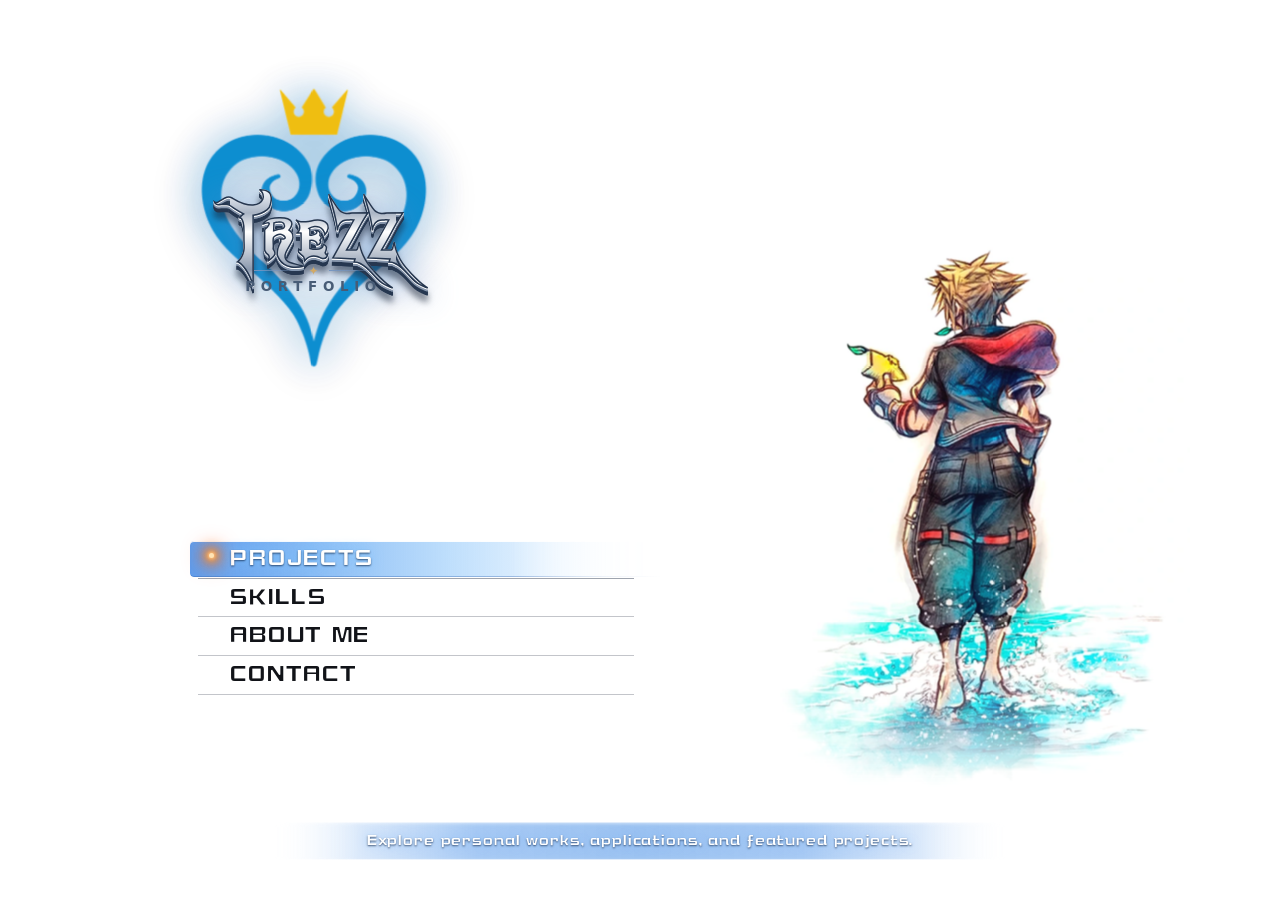
<file: index.html>
<!doctype html>
<html lang="id">
  <head>
    <meta charset="utf-8" />
    <meta name="viewport" content="width=device-width, initial-scale=1, viewport-fit=cover" />
    <meta name="theme-color" content="#fafafa" />
    <meta
      name="description"
      content="Portfolio personal Trezz dalam pengalaman title screen interaktif."
    />
    <title>TREZZ — Portfolio</title>
    <link rel="icon" href="assets/icons/favicon.svg" type="image/svg+xml" />
    <link rel="preload" as="image" href="assets/images/portfolio-wallpaper.webp" />
    <link
      rel="preload"
      as="font"
      href="assets/fonts/Kingdom_Hearts_Font.ttf"
      type="font/ttf"
      crossorigin
    />
    <link rel="preload" as="font" href="assets/fonts/KHMenu.woff2" type="font/woff2" crossorigin />
    <link
      rel="preload"
      as="image"
      href="assets/images/kingdom-hearts-logo.webp"
      type="image/webp"
    />
    <link data-page-style rel="stylesheet" href="assets/css/menu.css" />
    <script src="assets/js/core/navigation.js" defer></script>
    <script src="assets/js/core/confirm-sfx.js" defer></script>
  </head>
  <body>
    <main class="title-screen" id="title-screen">
      <img
        class="wallpaper-image"
        src="assets/images/portfolio-wallpaper.webp"
        alt=""
        fetchpriority="high"
      />

      <header class="identity" aria-label="Portfolio Ilham Ziqri">
        <div class="identity__wordmark">
          <img
            class="identity__heart"
            src="assets/images/kingdom-hearts-logo.webp"
            alt=""
            aria-hidden="true"
          />
          <h1>Trezz</h1>
          <span class="identity__rule" aria-hidden="true"><i></i><b>✦</b><i></i></span>
          <p class="identity__tag">PORTFOLIO</p>
        </div>
      </header>

      <nav class="main-menu" aria-label="Menu portfolio">
        <ul class="menu-list">
          <li>
            <button
              class="menu-item is-active"
              type="button"
              data-menu="projects"
              aria-current="true"
            >
              <span class="menu-item__spark" aria-hidden="true"></span
              ><span class="menu-item__label">PROJECTS</span>
            </button>
          </li>
          <li>
            <button class="menu-item" type="button" data-menu="skills">
              <span class="menu-item__spark" aria-hidden="true"></span
              ><span class="menu-item__label">SKILLS</span>
            </button>
          </li>
          <li>
            <button class="menu-item" type="button" data-menu="about">
              <span class="menu-item__spark" aria-hidden="true"></span
              ><span class="menu-item__label">ABOUT ME</span>
            </button>
          </li>
          <li>
            <button class="menu-item" type="button" data-menu="contact">
              <span class="menu-item__spark" aria-hidden="true"></span
              ><span class="menu-item__label">CONTACT</span>
            </button>
          </li>
        </ul>
      </nav>

      <div class="menu-caption-strip" id="menu-caption-strip" aria-live="polite">
        <p class="menu-caption-strip__text" id="menu-caption-text">
          Explore personal works, applications, and featured projects.
        </p>
      </div>

      <audio id="menu-sfx" src="assets/audio/menu-sfx.mp3" preload="auto"></audio>
      <audio id="confirm-sfx" src="assets/audio/confirm-sfx.mp3" preload="auto"></audio>
      <audio id="back-sfx" src="assets/audio/back-sfx.mp3" preload="auto"></audio>
    </main>
  </body>
</html>
</file>
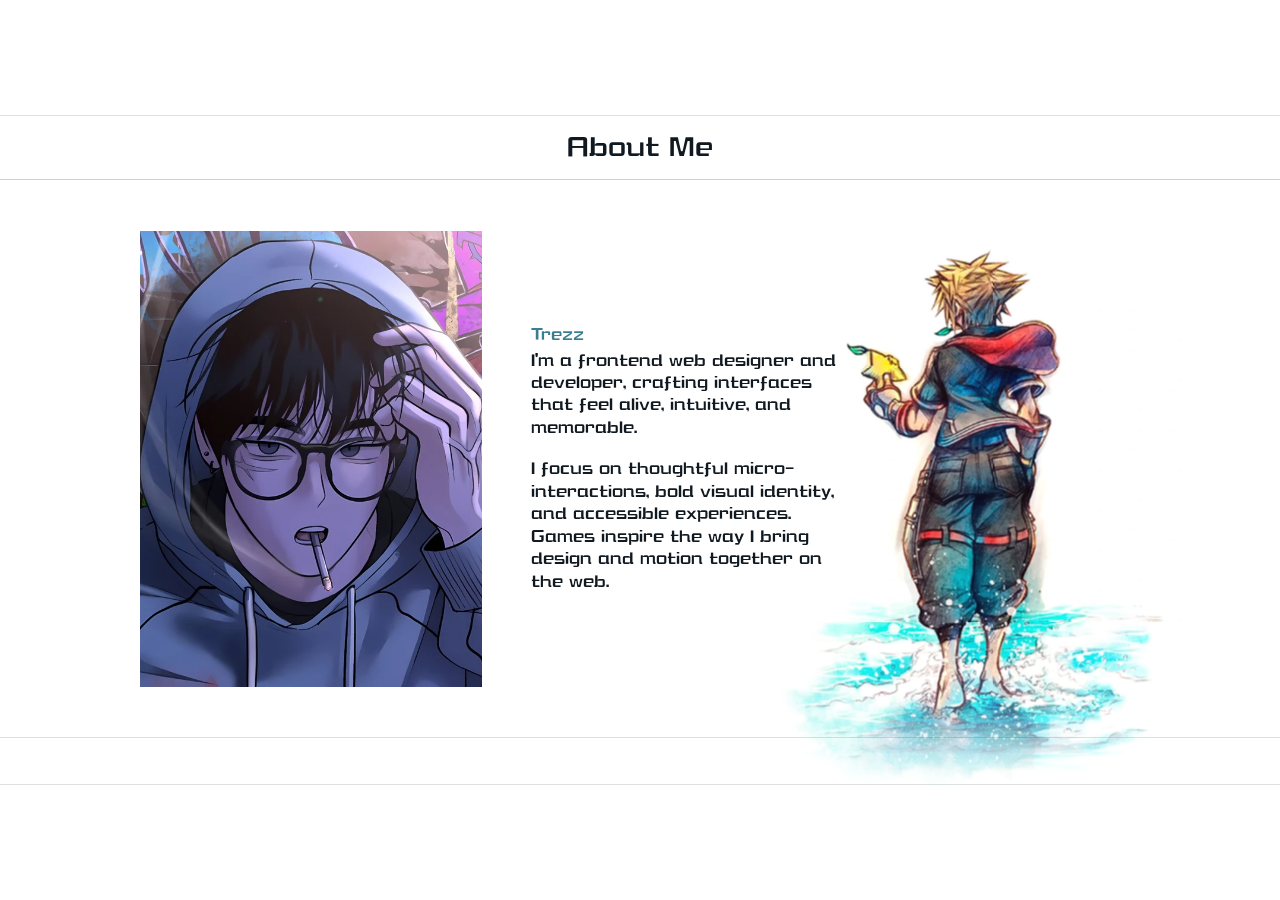
<file: about.html>
<!doctype html>
<html lang="id">
  <head>
    <meta charset="utf-8" />
    <meta name="viewport" content="width=device-width, initial-scale=1, viewport-fit=cover" />
    <meta name="theme-color" content="#fafafa" />
    <meta name="description" content="About Me — Trezz." />
    <title>About Me — Trezz</title>
    <link rel="icon" href="assets/icons/favicon.svg" type="image/svg+xml" />
    <link rel="preload" as="font" href="assets/fonts/KHMenu.woff2" type="font/woff2" crossorigin />
    <link rel="preload" as="image" href="assets/images/about-profile.webp" />
    <link rel="preload" as="image" href="assets/images/portfolio-wallpaper.webp" />
    <link data-page-style rel="stylesheet" href="assets/css/about.css" />
    <script src="assets/js/core/navigation.js" defer></script>
    <script src="assets/js/core/confirm-sfx.js" defer></script>
  </head>
  <body>
    <main class="about-screen" aria-labelledby="about-title" tabindex="-1">
      <img
        class="wallpaper-image"
        src="assets/images/portfolio-wallpaper.webp"
        alt=""
        aria-hidden="true"
        fetchpriority="high"
      />
      <section class="about-panel">
        <header class="about-header"><h1 id="about-title">About Me</h1></header>
        <div class="about-content">
          <figure class="about-photo">
            <img
              src="assets/images/about-profile.webp"
              alt="Gambar profil Ilham Ziqri"
              width="1024"
              height="1024"
              fetchpriority="high"
            />
          </figure>
          <article class="about-biography" aria-labelledby="about-name">
            <h2 id="about-name">Trezz</h2>
            <p>
              I'm a frontend web designer and developer, crafting interfaces that feel alive,
              intuitive, and memorable.
            </p>
            <p>
              I focus on thoughtful micro-interactions, bold visual identity, and accessible
              experiences. Games inspire the way I bring design and motion together on the web.
            </p>
          </article>
        </div>
        <div class="about-bottom-rule" aria-hidden="true"></div>
      </section>
    </main>
    <audio id="menu-sfx" src="assets/audio/menu-sfx.mp3" preload="auto"></audio>
    <audio id="confirm-sfx" src="assets/audio/confirm-sfx.mp3" preload="auto"></audio>
    <audio id="back-sfx" src="assets/audio/back-sfx.mp3" preload="auto"></audio>
  </body>
</html>
</file>
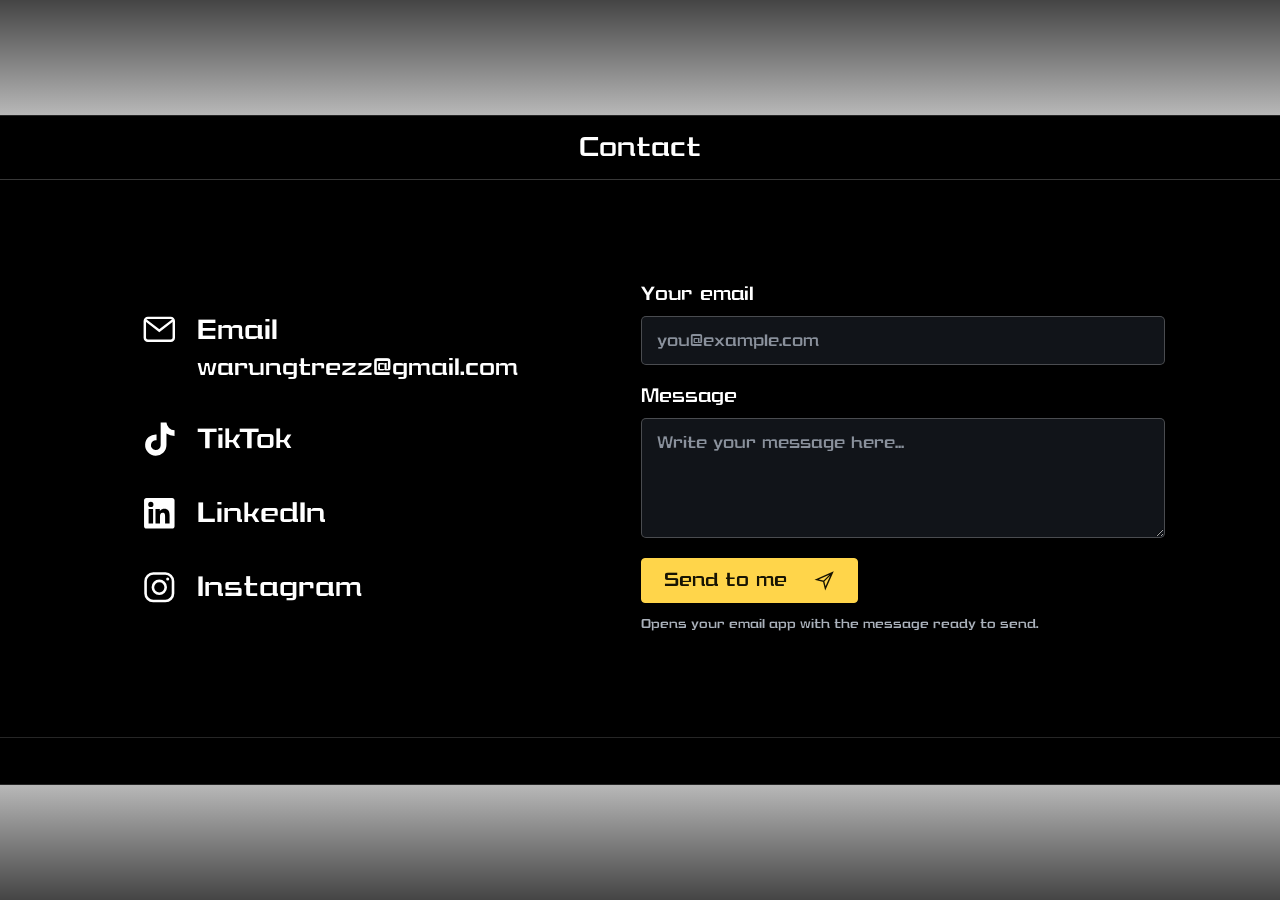
<file: contact.html>
<!doctype html>
<html lang="id">
  <head>
    <meta charset="utf-8" />
    <meta name="viewport" content="width=device-width, initial-scale=1, viewport-fit=cover" />
    <meta name="theme-color" content="#ffffff" />
    <meta name="description" content="Contact — Trezz." />
    <title>Contact — Trezz</title>
    <link rel="icon" href="assets/icons/favicon.svg" type="image/svg+xml" />
    <link rel="preload" as="font" href="assets/fonts/KHMenu.woff2" type="font/woff2" crossorigin />
    <link data-page-style rel="stylesheet" href="assets/css/contact.css" />
    <script src="assets/js/core/navigation.js" defer></script>
    <script src="assets/js/core/confirm-sfx.js" defer></script>
  </head>
  <body>
    <main class="contact-screen" aria-labelledby="contact-title" tabindex="-1">
      <section class="contact-panel">
        <header class="contact-header"><h1 id="contact-title">Contact</h1></header>
        <div class="contact-content">
          <dl class="contact-channels" aria-label="Kontak Ilham Ziqri">
            <div style="--channel-index: 0">
              <dt>
                <svg
                  class="contact-icon"
                  viewBox="0 0 24 24"
                  fill="none"
                  stroke="currentColor"
                  stroke-width="1.6"
                  aria-hidden="true"
                >
                  <rect x="2.5" y="4.5" width="19" height="15" rx="2" />
                  <path d="m3 6 9 7 9-7" /></svg
                ><span>Email</span>
              </dt>
              <dd><a href="mailto:warungtrezz@gmail.com">warungtrezz@gmail.com</a></dd>
            </div>
            <div style="--channel-index: 1">
              <dt>
                <svg
                  class="contact-icon"
                  viewBox="0 0 24 24"
                  fill="currentColor"
                  aria-hidden="true"
                >
                  <path
                    d="M16.7 1h-3.8v14.9a3.2 3.2 0 1 1-2.7-3.2V8.8a7 7 0 1 0 6.5 7V8.2a9.4 9.4 0 0 0 5.3 1.6V6a5.3 5.3 0 0 1-5.3-5Z"
                  /></svg
                ><span>TikTok</span>
              </dt>
              <dd></dd>
            </div>
            <div style="--channel-index: 2">
              <dt>
                <svg
                  class="contact-icon"
                  viewBox="0 0 24 24"
                  fill="currentColor"
                  aria-hidden="true"
                >
                  <path
                    d="M20.45 2H3.55C2.69 2 2 2.68 2 3.52v16.96c0 .84.69 1.52 1.55 1.52h16.9c.86 0 1.55-.68 1.55-1.52V3.52c0-.84-.69-1.52-1.55-1.52ZM7.93 18.75H4.98V9.2h2.95v9.55ZM6.45 7.9a1.71 1.71 0 1 1 0-3.42 1.71 1.71 0 0 1 0 3.42Zm12.3 10.85H15.8V14.1c0-1.11-.02-2.54-1.55-2.54-1.55 0-1.79 1.21-1.79 2.46v4.73H9.51V9.2h2.83v1.3h.04c.39-.74 1.36-1.53 2.8-1.53 3 0 3.57 1.98 3.57 4.55v5.23Z"
                  /></svg
                ><span>LinkedIn</span>
              </dt>
              <dd></dd>
            </div>
            <div style="--channel-index: 3">
              <dt>
                <svg
                  class="contact-icon"
                  viewBox="0 0 24 24"
                  fill="none"
                  stroke="currentColor"
                  stroke-width="1.7"
                  aria-hidden="true"
                >
                  <rect x="3" y="3" width="18" height="18" rx="5" />
                  <circle cx="12" cy="12" r="4.2" />
                  <circle cx="17.5" cy="6.5" r="1" fill="currentColor" stroke="none" /></svg
                ><span>Instagram</span>
              </dt>
              <dd></dd>
            </div>
          </dl>
          <form class="contact-form" id="contact-form" aria-label="Kirim pesan ke Ilham Ziqri">
            <div class="contact-field">
              <label for="sender-email">Your email</label>
              <input
                id="sender-email"
                name="email"
                type="email"
                autocomplete="email"
                placeholder="you@example.com"
                maxlength="254"
                required
              />
            </div>
            <div class="contact-field">
              <label for="contact-message">Message</label>
              <textarea
                id="contact-message"
                name="message"
                rows="4"
                placeholder="Write your message here..."
                maxlength="3000"
                required
              ></textarea>
            </div>
            <button type="submit">
              Send to me
              <svg
                viewBox="0 0 24 24"
                fill="none"
                stroke="currentColor"
                stroke-width="1.6"
                aria-hidden="true"
              >
                <path d="m3 11 18-8-8 18-2-8-8-2Z M11 13 21 3" />
              </svg>
            </button>
            <p class="contact-form-note" id="contact-form-note" role="status">
              Opens your email app with the message ready to send.
            </p>
          </form>
        </div>
        <div class="contact-bottom-rule" aria-hidden="true"></div>
      </section>
    </main>
    <audio id="menu-sfx" src="assets/audio/menu-sfx.mp3" preload="auto"></audio>
    <audio id="confirm-sfx" src="assets/audio/confirm-sfx.mp3" preload="auto"></audio>
    <audio id="back-sfx" src="assets/audio/back-sfx.mp3" preload="auto"></audio>
  </body>
</html>
</file>
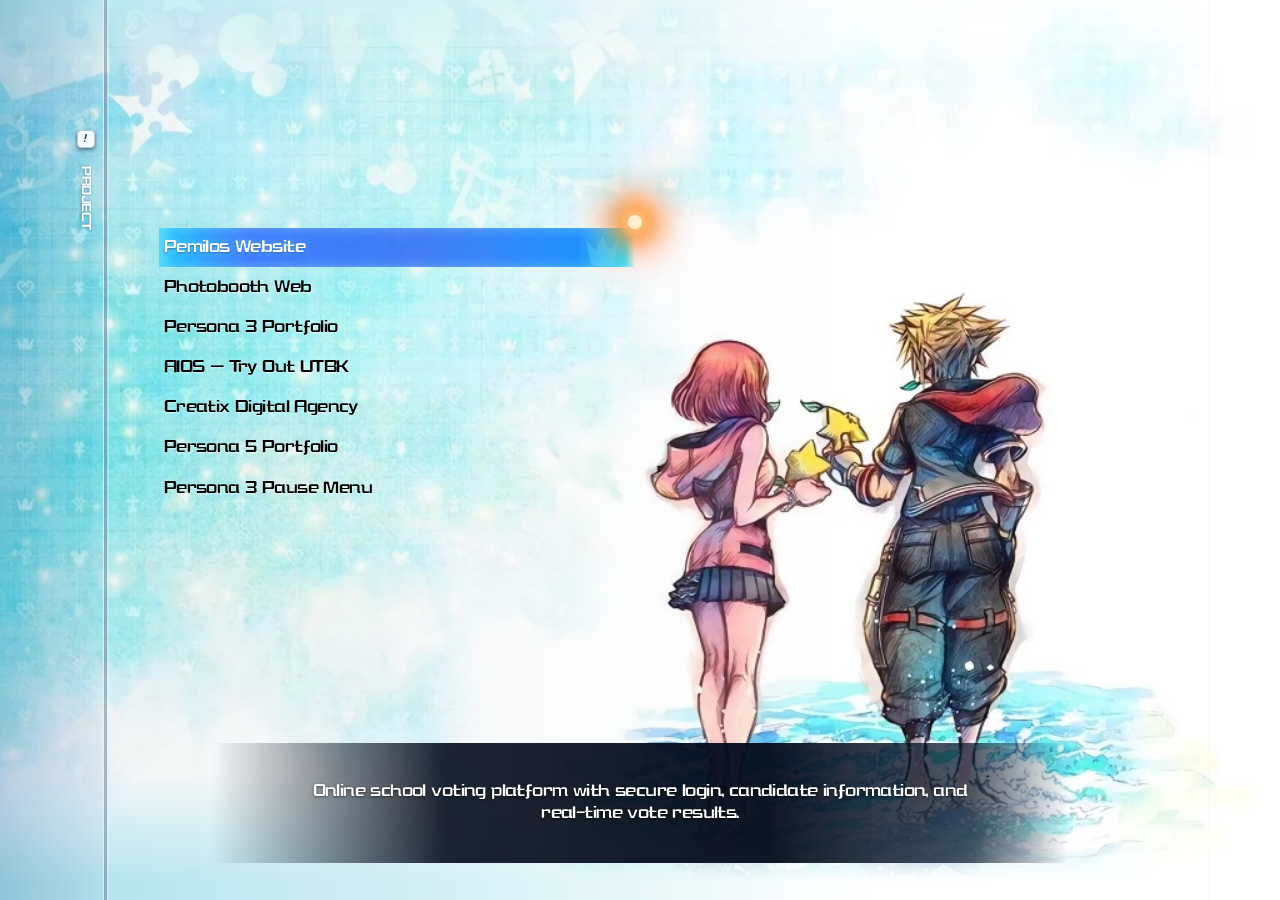
<file: projects.html>
<!doctype html>
<html lang="id">
  <head>
    <meta charset="utf-8" />
    <meta name="viewport" content="width=device-width, initial-scale=1, viewport-fit=cover" />
    <meta name="theme-color" content="#b2e8ed" />
    <meta name="description" content="Projects — Trezz." />
    <title>Projects — Trezz</title>
    <link rel="icon" href="assets/icons/favicon.svg" type="image/svg+xml" />
    <link rel="preload" as="image" href="assets/images/projects-kingdom-wallpaper.webp" />
    <link rel="preload" as="font" href="assets/fonts/KHMenu.woff2" type="font/woff2" crossorigin />
    <link data-page-style rel="stylesheet" href="assets/css/projects.css" />
    <script src="assets/js/core/navigation.js" defer></script>
    <script src="assets/js/core/confirm-sfx.js" defer></script>
  </head>
  <body>
    <svg class="svg-library" xmlns="http://www.w3.org/2000/svg" aria-hidden="true">
      <defs>
        <symbol id="project-crown" viewBox="0 0 40 34">
          <path d="M4 5 13 16 20 2 27 16 36 5 31 29Q20 33 9 29Z" fill="currentColor" />
        </symbol>
      </defs>
    </svg>
    <main class="projects-screen" aria-label="Projects Ilham Ziqri">
      <img
        class="projects-wallpaper"
        src="assets/images/projects-kingdom-wallpaper.webp"
        alt=""
        aria-hidden="true"
        fetchpriority="high"
      />
      <canvas class="projects-wallpaper-canvas" aria-hidden="true"></canvas>
      <div class="projects-wallpaper-effects" aria-hidden="true">
        <div class="projects-light-bloom"></div>
        <div class="projects-particles"></div>
      </div>
      <div class="menu-rail" aria-hidden="true"></div>
      <div class="right-rule" aria-hidden="true"></div>
      <a class="return-link" href="index.html" aria-label="Kembali ke menu"
        ><svg viewBox="0 0 24 24" aria-hidden="true">
          <path d="M10 3h4l-.7 11h-2.6L10 3Z" fill="currentColor" />
          <circle cx="12" cy="18.5" r="1.8" fill="currentColor" /></svg
      ></a>
      <p class="project-label">PROJECT</p>
      <nav class="project-menu" aria-label="Pilih proyek">
        <ul id="project-list"></ul>
        <span class="selection-spark project-menu-spark" aria-hidden="true"></span>
      </nav>
      <div class="menu-caption" aria-live="polite" aria-atomic="true">
        <p id="project-caption"></p>
      </div>
    </main>
    <template id="project-item-template">
      <li>
        <button class="project-item" type="button">
          <span class="project-item-title"></span
          ><svg class="selection-crown" aria-hidden="true"><use href="#project-crown" /></svg>
        </button>
      </li>
    </template>
    <audio id="menu-sfx" src="assets/audio/menu-sfx.mp3" preload="auto"></audio>
    <audio id="confirm-sfx" src="assets/audio/confirm-sfx.mp3" preload="auto"></audio>
    <audio id="back-sfx" src="assets/audio/back-sfx.mp3" preload="auto"></audio>
  </body>
</html>
</file>
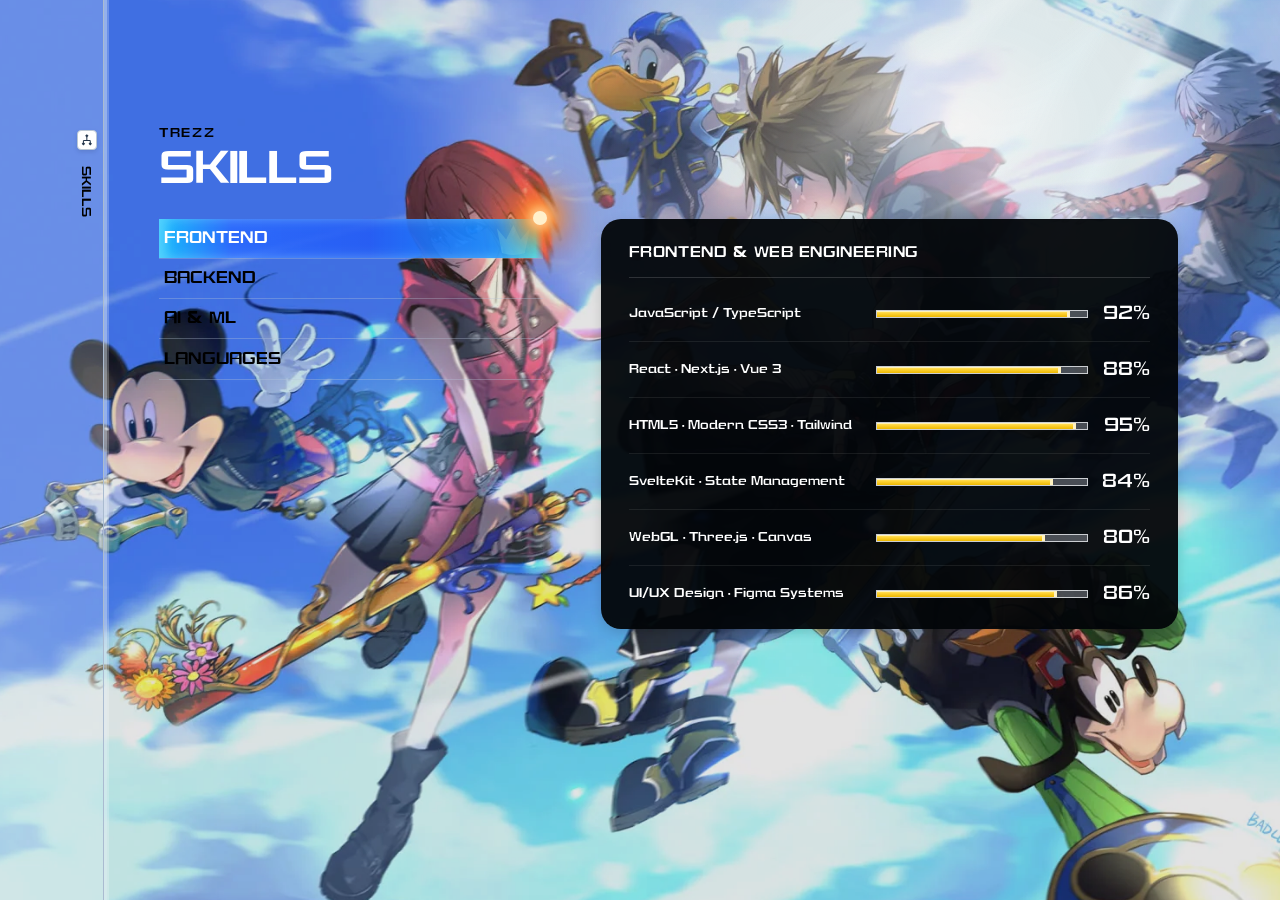
<file: skills.html>
<!doctype html>
<html lang="id">
  <head>
    <meta charset="utf-8" />
    <meta name="viewport" content="width=device-width, initial-scale=1, viewport-fit=cover" />
    <meta name="theme-color" content="#e9e9e9" />
    <meta name="description" content="Skills — Trezz." />
    <title>Skills — Trezz</title>
    <link rel="icon" href="assets/icons/favicon.svg" type="image/svg+xml" />
    <link rel="preload" as="font" href="assets/fonts/KHMenu.woff2" type="font/woff2" crossorigin />
    <link rel="preload" as="image" href="assets/images/skills-kingdom-wallpaper.webp" />
    <link data-page-style rel="stylesheet" href="assets/css/skills.css" />
    <script src="assets/js/core/navigation.js" defer></script>
    <script src="assets/js/core/confirm-sfx.js" defer></script>
  </head>
  <body>
    <main class="skills-screen" aria-label="Skills Ilham Ziqri">
      <img
        class="skills-wallpaper"
        src="assets/images/skills-kingdom-wallpaper.webp"
        alt=""
        aria-hidden="true"
        fetchpriority="high"
      />
      <canvas class="skills-wallpaper-canvas" aria-hidden="true"></canvas>
      <div class="skills-wallpaper-effects" aria-hidden="true">
        <div class="skills-light-bloom"></div>
        <div class="skills-light-rays"></div>
        <div class="skills-particles"></div>
      </div>
      <div class="skills-rail" aria-hidden="true"></div>
      <a class="skills-back" href="index.html" aria-label="Kembali ke menu"
        ><svg viewBox="0 0 24 24" aria-hidden="true">
          <path
            d="M12 7v6M6 13h12M6 13v4M18 13v4"
            fill="none"
            stroke="currentColor"
            stroke-width="1.8"
            stroke-linejoin="round"
          />
          <path
            d="m12 2 3 3-3 3-3-3Zm-6 14 3 3-3 3-3-3Zm12 0 3 3-3 3-3-3Z"
            fill="currentColor"
          /></svg
      ></a>
      <p class="skills-rail-label">SKILLS</p>
      <section class="skills-content">
        <header class="skills-heading">
          <p>TREZZ</p>
          <h1>SKILLS</h1>
        </header>
        <div class="skills-layout">
          <div
            class="skills-tabs"
            role="tablist"
            aria-label="Kategori skill"
            aria-orientation="vertical"
          ></div>
          <section
            class="skills-panel"
            id="skills-panel"
            role="tabpanel"
            tabindex="0"
            aria-labelledby="skill-category-heading"
          >
            <h2 id="skill-category-heading"></h2>
            <div class="skills-rows"></div>
          </section>
        </div>
      </section>
    </main>
    <audio id="menu-sfx" src="assets/audio/menu-sfx.mp3" preload="auto"></audio>
    <audio id="confirm-sfx" src="assets/audio/confirm-sfx.mp3" preload="auto"></audio>
    <audio id="back-sfx" src="assets/audio/back-sfx.mp3" preload="auto"></audio>
  </body>
</html>
</file>
<file: assets/css/menu.css>
@font-face {
  font-family: 'KHMenu';
  src: url('../fonts/KHMenu.woff2') format('woff2');
  font-style: normal;
  font-weight: 400;
  font-display: swap;
}

@font-face {
  font-family: 'KingdomHearts';
  src: url('../fonts/Kingdom_Hearts_Font.ttf') format('truetype');
  font-style: normal;
  font-weight: 400;
  font-display: swap;
}

:root {
  color-scheme: light;
  --paper: #fafafa;
  --ink: #111318;
  --focus: #174fa8;
  --serif: 'Palatino Linotype', 'Book Antiqua', Georgia, serif;
  --sans:
    Inter, ui-sans-serif, system-ui, -apple-system, BlinkMacSystemFont, 'Segoe UI', sans-serif;
  font-family: var(--sans);
  font-synthesis: none;
  text-rendering: optimizeLegibility;
  -webkit-font-smoothing: antialiased;
  -moz-osx-font-smoothing: grayscale;
}

* {
  box-sizing: border-box;
}

html,
body {
  width: 100%;
  min-width: 0;
  height: 100%;
  margin: 0;
  overflow: hidden;
  overscroll-behavior: none;
}

body {
  color: var(--ink);
  background: var(--paper);
}
button {
  color: inherit;
  font: inherit;
}
button:focus-visible {
  outline: 3px solid var(--focus);
  outline-offset: 3px;
}

.title-screen {
  isolation: isolate;
  position: fixed;
  inset: 0;
  width: 100%;
  height: 100vh;
  height: 100dvh;
  overflow: hidden;
  background: #fff;
}

.wallpaper-image {
  position: absolute;
  z-index: -1;
  inset: 0;
  width: 100%;
  height: 100%;
  max-width: none;
  object-fit: cover;
  object-position: 72% center;
  --wallpaper-opacity: 0.96;
  opacity: var(--wallpaper-opacity);
  will-change: opacity;
  user-select: none;
  pointer-events: none;
  transform-origin: 72% center;
  transform: scale(0.75);
  mask-image: linear-gradient(
    to bottom,
    #000 0%,
    #000 80%,
    rgba(0, 0, 0, 0.85) 88%,
    rgba(0, 0, 0, 0.3) 95%,
    transparent 100%
  );
  -webkit-mask-image: linear-gradient(
    to bottom,
    #000 0%,
    #000 80%,
    rgba(0, 0, 0, 0.85) 88%,
    rgba(0, 0, 0, 0.3) 95%,
    transparent 100%
  );
  animation: wallpaper-fade-in 1400ms cubic-bezier(0.25, 0.8, 0.25, 1) 100ms both;
}

@keyframes wallpaper-fade-in {
  from {
    opacity: 0.1;
  }
  to {
    opacity: var(--wallpaper-opacity);
  }
}

.identity {
  position: absolute;
  left: clamp(14.5%, 18vw, 21.5%);
  top: clamp(14%, 18.5vh, 22.5%);
  width: fit-content;
  max-width: 62vw;
}

@keyframes logo-fade-in {
  from {
    opacity: 0;
  }
  to {
    opacity: 1;
  }
}

@keyframes name-entrance {
  from {
    opacity: 0;
    transform: scale(1.28);
  }
  to {
    opacity: 1;
    transform: scale(1);
  }
}

.identity__wordmark {
  position: relative;
  isolation: isolate;
  display: inline-flex;
  flex-direction: column;
  align-items: center;
  width: fit-content;
  font-size: clamp(96px, 11vw, 166px);
}
.identity__heart {
  will-change: opacity;
  position: absolute;
  z-index: -1;
  top: 48%;
  left: 50%;
  width: auto;
  height: 2.08em;
  aspect-ratio: 1280 / 1580;
  overflow: visible;
  transform: translate(-50%, -50%);
  pointer-events: none;
  filter: drop-shadow(0 0 20px rgba(0, 132, 214, 0.42))
    drop-shadow(0 6px 26px rgba(18, 52, 98, 0.24));
  opacity: 0.95;
  animation: logo-fade-in 1400ms cubic-bezier(0.25, 0.8, 0.25, 1) 1100ms backwards;
}

.identity__wordmark h1 {
  will-change: transform, opacity;
  position: relative;
  z-index: 1;
  margin: 0;
  white-space: nowrap;
  text-align: center;
  font-family: 'KingdomHearts', var(--serif);
  font-size: 1em;
  font-weight: 400;
  line-height: 0.96;
  letter-spacing: -0.025em;
  background: linear-gradient(
    180deg,
    #fff 0%,
    #eef2f8 18%,
    #aab5c5 34%,
    #fff 48%,
    #8a98ad 76%,
    #e4eaf3 88%,
    #74839a 100%
  );
  background-clip: text;
  -webkit-background-clip: text;
  color: transparent;
  -webkit-text-stroke: 1.5px #25364f;
  filter: drop-shadow(0 1px 0 #fff) drop-shadow(0 2px 0 #8796ac) drop-shadow(0 4px 0 #263750)
    drop-shadow(0 7px 3px rgba(19, 31, 50, 0.52)) drop-shadow(0 0 16px rgba(104, 145, 206, 0.45));
  transform-origin: center;
  animation: name-entrance 1100ms cubic-bezier(0.2, 0.75, 0.25, 1) 1400ms both;
}

.identity__rule {
  position: relative;
  z-index: 1;
  display: flex;
  align-items: center;
  justify-content: center;
  gap: 10px;
  width: min(72%, 280px);
  margin: -0.27em 0 0;
  color: #6d91c4;
  animation: logo-fade-in 900ms ease 1550ms both;
}
.identity__rule i {
  height: 1px;
  flex: 1;
  background: linear-gradient(90deg, #7595c0, rgba(122, 154, 198, 0.16));
}
.identity__rule b {
  color: #d1a967;
  font-size: 12px;
  font-weight: 400;
}

.identity__tag {
  position: relative;
  z-index: 1;
  margin: 1px 0 0;
  text-align: center;
  color: #485c76;
  font-family: var(--sans);
  font-size: clamp(11px, 1.05vw, 15px);
  font-weight: 650;
  letter-spacing: 0.42em;
  text-transform: uppercase;
  animation: logo-fade-in 900ms ease 1550ms both;
}

.main-menu {
  position: absolute;
  left: clamp(12%, 15.5vw, 19%);
  top: clamp(54%, 60vh, 67%);
  width: min(34vw, 460px);
}

.menu-list {
  list-style: none;
  padding: 0;
  margin: 0;
}
.menu-list li {
  margin: 0;
  padding: 0;
  opacity: 0;
  animation: menu-item-entrance 550ms cubic-bezier(0.16, 1, 0.3, 1) both;
}
.menu-list li:nth-child(1) {
  animation-delay: 260ms;
}
.menu-list li:nth-child(2) {
  animation-delay: 400ms;
}
.menu-list li:nth-child(3) {
  animation-delay: 540ms;
}
.menu-list li:nth-child(4) {
  animation-delay: 680ms;
}

@keyframes menu-item-entrance {
  0% {
    opacity: 0;
    transform: translateY(22px);
  }
  100% {
    opacity: 1;
    transform: translateY(0);
  }
}

.menu-item {
  position: relative;
  display: grid;
  grid-template-columns: 26px minmax(0, 1fr);
  column-gap: 6px;
  align-items: center;
  width: 100%;
  min-height: clamp(38px, 4.3vh, 48px);
  padding: 0 16px 0 0;
  border: 0;
  border-bottom: 1px solid rgba(112, 118, 129, 0.42);
  background: transparent;
  cursor: pointer;
  text-align: left;
  transition:
    color 150ms ease,
    border-color 150ms ease,
    background-color 150ms ease;
  -webkit-tap-highlight-color: transparent;
}
.menu-item:focus-visible {
  outline: none;
}

.menu-item::before {
  content: '';
  position: absolute;
  z-index: -1;
  left: -8px;
  right: -28px;
  top: 1px;
  bottom: 1px;
  opacity: 0;
  background: linear-gradient(
    90deg,
    rgba(50, 128, 230, 0.78) 0%,
    rgba(68, 148, 238, 0.65) 24%,
    rgba(102, 178, 248, 0.42) 55%,
    rgba(135, 198, 255, 0.15) 80%,
    rgba(160, 215, 255, 0) 100%
  );
  border-radius: 4px 0 0 4px;
  box-shadow:
    inset 0 1px 0 rgba(255, 255, 255, 0.95),
    inset 0 -1px 0 rgba(40, 95, 175, 0.35),
    0 2px 10px rgba(50, 120, 220, 0.2);
  mask-image: linear-gradient(90deg, #000 0%, #000 68%, rgba(0, 0, 0, 0.2) 88%, transparent 100%);
  -webkit-mask-image: linear-gradient(
    90deg,
    #000 0%,
    #000 68%,
    rgba(0, 0, 0, 0.2) 88%,
    transparent 100%
  );
  transition: opacity 180ms ease;
}

.menu-item.is-active {
  color: #ffffff;
  border-bottom-color: rgba(90, 101, 118, 0.58);
}
.menu-item.is-active .menu-item__label {
  text-shadow:
    0 1px 2px rgba(10, 32, 64, 0.7),
    0 0 12px rgba(120, 195, 255, 0.85);
}
.menu-item.is-active::before {
  opacity: 1;
}
.menu-item:hover:not(.is-active) {
  color: #25344a;
  border-bottom-color: #7d8796;
}
.menu-item__spark {
  position: relative;
  top: -3px;
  justify-self: center;
  width: 5px;
  height: 5px;
  border-radius: 50%;
  background: #ffe4b5;
  opacity: 0;
  box-shadow:
    0 0 3px 1px #ffc080,
    0 0 7px 3px rgba(255, 160, 55, 0.95),
    0 0 14px 5px rgba(255, 115, 15, 0.75),
    0 0 20px 8px rgba(255, 85, 0, 0.35);
  transition: opacity 180ms ease;
}

.menu-item.is-active .menu-item__spark {
  opacity: 1;
  animation: spark-float 2.2s cubic-bezier(0.45, 0, 0.55, 1) infinite;
}

@keyframes spark-float {
  0% {
    transform: translate3d(-3px, 1px, 0) scale(0.92);
  }
  25% {
    transform: translate3d(2px, -4px, 0) scale(1.12);
  }
  50% {
    transform: translate3d(4px, 1px, 0) scale(1.02);
  }
  75% {
    transform: translate3d(1px, 4px, 0) scale(1.1);
  }
  100% {
    transform: translate3d(-3px, 1px, 0) scale(0.92);
  }
}

@keyframes spark-glow {
  from {
    opacity: 0;
  }
  to {
    opacity: 1;
  }
}
.menu-item__label {
  font-family: 'KHMenu', 'Trebuchet MS', var(--sans);
  font-size: clamp(17px, 1.68vw, 23px);
  font-weight: 400;
  letter-spacing: 0.08em;
  line-height: 1;
}
.menu-item__label {
  display: inline-block;
  transform-origin: left center;
}
.is-confirming-menu .main-menu {
  pointer-events: none;
}
.is-confirming-menu .menu-item.is-active .menu-item__label {
  will-change: transform, opacity;
}

.menu-caption-strip {
  position: absolute;
  left: 50%;
  transform: translateX(-50%);
  bottom: clamp(24px, 4.5vh, 44px);
  width: min(84vw, 740px);
  height: clamp(34px, 4.2vh, 42px);
  display: flex;
  align-items: center;
  justify-content: center;
  pointer-events: none;
  z-index: 2;
  animation: caption-fade-in 1000ms ease 750ms both;
}

@keyframes caption-fade-in {
  from {
    opacity: 0.1;
  }
  to {
    opacity: 1;
  }
}

.menu-caption-strip::before {
  content: '';
  position: absolute;
  inset: 0;
  background: linear-gradient(
    90deg,
    transparent 0%,
    rgba(120, 175, 240, 0.22) 10%,
    rgba(95, 158, 235, 0.55) 28%,
    rgba(90, 155, 232, 0.6) 50%,
    rgba(95, 158, 235, 0.55) 72%,
    rgba(120, 175, 240, 0.22) 90%,
    transparent 100%
  );
  border-top: 1px solid rgba(255, 255, 255, 0.68);
  border-bottom: 1px solid rgba(255, 255, 255, 0.68);
  mask-image: linear-gradient(90deg, transparent 0%, #000 12%, #000 88%, transparent 100%);
  -webkit-mask-image: linear-gradient(90deg, transparent 0%, #000 12%, #000 88%, transparent 100%);
  box-shadow: inset 0 1px 3px rgba(255, 255, 255, 0.45);
}

.menu-caption-strip__text {
  position: relative;
  z-index: 1;
  margin: 0;
  padding: 0 24px;
  color: #ffffff;
  font-family: 'KHMenu', var(--sans);
  font-size: clamp(12.5px, 1.12vw, 15.5px);
  font-weight: 400;
  letter-spacing: 0.06em;
  text-align: center;
  white-space: nowrap;
  text-shadow:
    0 1px 2px rgba(16, 38, 72, 0.75),
    0 0 10px rgba(120, 185, 255, 0.55);
  transition:
    opacity 140ms ease,
    transform 140ms ease;
}

.menu-caption-strip__text.is-changing {
  opacity: 0;
  transform: translateY(2px);
}

@media (max-width: 760px) {
  .wallpaper-image {
    object-position: 75% center;
    transform-origin: 75% 50%;
    transform: scale(0.7);
    --wallpaper-opacity: 0.44;
    opacity: 0.44;
  }
  .identity {
    left: max(5%, env(safe-area-inset-left));
    top: max(4%, env(safe-area-inset-top));
    max-width: 90vw;
  }
  .identity__wordmark {
    font-size: clamp(74px, 17vw, 106px);
  }
  .identity__heart {
    width: auto;
    height: 1.95em;
    top: 48%;
    left: 50%;
  }
  .identity__tag {
    font-size: 9px;
    letter-spacing: 0.28em;
    margin-top: 2px;
  }
  .identity__rule {
    margin: 5px 0 0;
    width: 68%;
  }
  .main-menu {
    left: max(6%, env(safe-area-inset-left));
    top: 46%;
    width: min(86%, 420px);
  }
  .menu-item {
    grid-template-columns: 24px minmax(0, 1fr);
    column-gap: 6px;
    min-height: clamp(36px, 5.2vh, 44px);
    padding-right: 8px;
  }
  .menu-item::before {
    left: -8px;
    right: -14px;
  }
  .menu-item__label {
    font-size: clamp(16px, 4.4vw, 20px);
    letter-spacing: 0.1em;
  }
  .menu-item__label {
    text-shadow: 0 1px 3px rgba(255, 255, 255, 0.88);
  }
  .menu-caption-strip {
    left: 50%;
    transform: translateX(-50%);
    width: calc(100vw - 24px);
    bottom: max(12px, env(safe-area-inset-bottom));
    height: 32px;
  }
  .menu-caption-strip__text {
    font-size: 11px;
    letter-spacing: 0.02em;
    padding: 0 10px;
    white-space: normal;
    text-align: center;
  }
}

@media (max-width: 390px) {
  .identity__wordmark {
    font-size: clamp(62px, 16vw, 76px);
  }
  .identity__heart {
    width: auto;
    height: 1.9em;
    top: 48%;
    left: 50%;
  }
  .identity__tag {
    font-size: 8px;
    letter-spacing: 0.24em;
    margin-top: 2px;
  }
  .main-menu {
    top: 48%;
  }
  .menu-item {
    grid-template-columns: 22px minmax(0, 1fr);
    column-gap: 5px;
    min-height: 35px;
  }
  .menu-item__label {
    font-size: clamp(14px, 4.2vw, 16px);
  }
}

@media (max-width: 320px) {
  .identity {
    left: 5%;
    top: max(4%, env(safe-area-inset-top));
    max-width: 91vw;
  }
  .identity__wordmark {
    min-width: 0;
  }
  .identity__wordmark {
    font-size: clamp(50px, 15vw, 62px);
  }
  .identity__heart {
    width: auto;
    height: 1.85em;
    top: 48%;
    left: 50%;
  }
  .identity__wordmark h1 {
    max-width: none;
    white-space: nowrap;
    line-height: 0.95;
    letter-spacing: -0.02em;
  }
  .identity__tag {
    font-size: 7.5px;
    letter-spacing: 0.2em;
    margin-top: 2px;
  }
  .main-menu {
    left: 5%;
    width: 90%;
    top: 49%;
  }
  .menu-item {
    grid-template-columns: 20px minmax(0, 1fr);
    column-gap: 4px;
    min-height: 32px;
    padding-right: 4px;
  }
  .menu-item__label {
    font-size: 13px;
    letter-spacing: 0.05em;
  }
}

@media (max-height: 560px) {
  .identity {
    top: 4%;
  }
  .identity__wordmark {
    font-size: clamp(56px, 11vh, 84px);
  }
  .identity__heart {
    width: auto;
    height: 1.9em;
    top: 48%;
    left: 50%;
  }
  .identity__tag {
    font-size: 8px;
    margin-top: 2px;
  }
  .identity__rule {
    margin: 4px 0 0;
  }
  .main-menu {
    top: 48%;
  }
  .menu-item {
    min-height: clamp(32px, 7.5vh, 40px);
  }
  .wallpaper-image {
    transform-origin: 75% 50%;
    transform: scale(0.7);
    --wallpaper-opacity: 0.44;
    opacity: 0.44;
  }
}

@media (max-width: 760px) and (max-height: 500px) {
  .identity {
    top: max(3%, env(safe-area-inset-top));
  }
  .identity__wordmark {
    font-size: clamp(48px, 13vw, 62px);
  }
  .identity__heart {
    height: 1.8em;
    top: 48%;
    left: 50%;
  }
  .identity__rule {
    display: none;
  }
  .identity__tag {
    margin-top: 2px;
    font-size: 7.5px;
  }
  .main-menu {
    top: 38%;
    width: min(78%, 440px);
  }
  .menu-item {
    min-height: clamp(30px, 9vh, 38px);
  }
  .wallpaper-image {
    transform-origin: 75% 50%;
    transform: scale(0.68);
    --wallpaper-opacity: 0.38;
    opacity: 0.38;
  }
}

@media (prefers-reduced-motion: reduce) {
  *,
  *::before,
  *::after {
    scroll-behavior: auto !important;
    animation-duration: 0.01ms !important;
    animation-iteration-count: 1 !important;
    transition-duration: 0.01ms !important;
  }
  .identity,
  .menu-list li,
  .menu-caption-strip,
  .wallpaper-image {
    opacity: 1 !important;
    transform: none !important;
    animation: none !important;
  }
  .identity__heart,
  .identity__wordmark h1,
  .identity__rule,
  .identity__tag {
    animation: none !important;
  }
}

.menu-item__spark::after {
  content: '';
  position: absolute;
  inset: 0;
  border-radius: inherit;
  box-shadow:
    0 0 4px 2px #ffc080,
    0 0 10px 4px #ffaa41,
    0 0 16px 6px #ff7d14d9,
    0 0 23px 9px #ff5a0073;
  opacity: 0;
  pointer-events: none;
}
.menu-item.is-active .menu-item__spark::after {
  animation: spark-glow 1.2s ease-in-out infinite alternate;
  will-change: opacity;
}
@media (prefers-reduced-motion: reduce) {
  .menu-item__spark::after {
    animation: none !important;
  }
}
</file>
<file: assets/css/about.css>
@font-face {
  font-family: 'KHMenu';
  src: url('../fonts/KHMenu.woff2') format('woff2');
  font-weight: 400;
  font-style: normal;
  font-display: swap;
}
:root {
  color-scheme: light;
  color: #101820;
  background: #fff;
  font-family: 'KHMenu', 'Trebuchet MS', sans-serif;
}
* {
  box-sizing: border-box;
}
html,
body {
  margin: 0;
  width: 100%;
  height: 100%;
  min-width: 280px;
  overflow: hidden;
}
.about-screen {
  position: fixed;
  inset: 0;
  isolation: isolate;
  width: 100%;
  height: 100vh;
  height: 100dvh;
  overflow: hidden;
  background: #fff;
}
.about-screen:focus {
  outline: none;
}
.wallpaper-image {
  position: absolute;
  z-index: -1;
  inset: 0;
  width: 100%;
  height: 100%;
  max-width: none;
  object-fit: cover;
  object-position: 72% center;
  --wallpaper-opacity: 0.96;
  opacity: var(--wallpaper-opacity);
  will-change: opacity;
  user-select: none;
  pointer-events: none;
  transform-origin: 72% center;
  transform: scale(0.75);
  mask-image: linear-gradient(
    to bottom,
    #000 0%,
    #000 80%,
    rgba(0, 0, 0, 0.85) 88%,
    rgba(0, 0, 0, 0.3) 95%,
    transparent 100%
  );
  -webkit-mask-image: linear-gradient(
    to bottom,
    #000 0%,
    #000 80%,
    rgba(0, 0, 0, 0.85) 88%,
    rgba(0, 0, 0, 0.3) 95%,
    transparent 100%
  );
  animation: wallpaper-fade-in 1400ms cubic-bezier(0.25, 0.8, 0.25, 1) 100ms both;
}

@keyframes wallpaper-fade-in {
  from {
    opacity: 0.1;
  }
  to {
    opacity: var(--wallpaper-opacity);
  }
}

@media (max-width: 760px) {
  .wallpaper-image {
    object-position: 75% center;
    transform-origin: 75% 50%;
    transform: scale(0.7);
    --wallpaper-opacity: 0.44;
    opacity: 0.44;
  }
}
@media (max-height: 560px) {
  .wallpaper-image {
    transform-origin: 75% 50%;
    transform: scale(0.7);
    --wallpaper-opacity: 0.44;
    opacity: 0.44;
  }
}
@media (max-width: 760px) and (max-height: 500px) {
  .wallpaper-image {
    transform-origin: 75% 50%;
    transform: scale(0.68);
    --wallpaper-opacity: 0.38;
    opacity: 0.38;
  }
}
@media (prefers-reduced-motion: reduce) {
  .wallpaper-image {
    opacity: 1 !important;
    transform: none !important;
    animation: none !important;
  }
}
.about-panel {
  position: absolute;
  inset: 12.8% 0 12.8%;
  display: flex;
  flex-direction: column;
  background: transparent;
  border-bottom: 1px solid #20324626;
  animation: about-screen-in 600ms ease both;
}
.about-header {
  flex: none;
  height: clamp(40px, 7.2vh, 78px);
  display: grid;
  place-items: center;
  border-top: 1px solid #20324626;
  border-bottom: 1px solid #20324638;
  animation: about-header-in 650ms ease 100ms both;
}
.about-header h1 {
  margin: 0;
  font-size: clamp(19px, 2.1vw, 39px);
  font-weight: 400;
  line-height: 1;
}
.about-content {
  flex: 1;
  min-height: 0;
  display: grid;
  grid-template-columns: minmax(0, 0.45fr) minmax(0, 0.55fr);
  align-items: center;
  gap: 8%;
  padding: 3vh 6.2%;
  overflow-y: auto;
}
.about-photo {
  width: min(100%, 32vw, 38vh);
  justify-self: center;
  margin: 0;
  aspect-ratio: 3 / 4;
  overflow: hidden;
  animation: about-photo-in 850ms cubic-bezier(0.16, 1, 0.3, 1) 220ms both;
}
.about-photo img {
  display: block;
  width: 100%;
  height: 100%;
  object-fit: cover;
  object-position: center 42%;
  animation: about-image-in 1100ms cubic-bezier(0.2, 0.7, 0.2, 1) 220ms both;
}
.about-biography {
  position: relative;
  left: -8vw;
  width: clamp(210px, 25vw, 420px);
  max-width: 100%;
  font-size: clamp(12px, 1.3vw, 22px);
  line-height: 1.35;
  animation: about-content-in 700ms ease 360ms both;
}
.about-biography > * {
  animation: about-copy-in 650ms ease both;
}
.about-biography > :nth-child(1) {
  animation-delay: 420ms;
}
.about-biography > :nth-child(2) {
  animation-delay: 510ms;
}
.about-biography > :nth-child(3) {
  animation-delay: 600ms;
}
.about-biography h2 {
  margin: 0 0 0.2em;
  color: #397d91;
  font: inherit;
}
.about-biography p {
  margin: 0 0 1.15em;
}
.about-biography p:last-child {
  margin-bottom: 0;
}
.about-bottom-rule {
  height: 5.2vh;
  flex: none;
  border-top: 1px solid #20324626;
  animation: about-rule-in 800ms ease 400ms both;
}
@keyframes about-screen-in {
  from {
    opacity: 0.1;
  }
  to {
    opacity: 1;
  }
}
@keyframes about-header-in {
  from {
    opacity: 0.1;
    transform: translateY(-8px);
  }
  to {
    opacity: 1;
    transform: translateY(0);
  }
}
@keyframes about-photo-in {
  from {
    opacity: 0.1;
    transform: translateX(-24px) scale(0.97);
  }
  to {
    opacity: 1;
    transform: translateX(0) scale(1);
  }
}
@keyframes about-image-in {
  from {
    transform: scale(1.07);
  }
  to {
    transform: scale(1);
  }
}
@keyframes about-copy-in {
  from {
    opacity: 0.1;
    transform: translateY(12px);
  }
  to {
    opacity: 1;
    transform: translateY(0);
  }
}
@keyframes about-rule-in {
  from {
    opacity: 0.1;
    transform: scaleX(0.9);
  }
  to {
    opacity: 1;
    transform: scaleX(1);
  }
}
@keyframes about-content-in {
  from {
    opacity: 0.1;
    transform: translateY(6px);
  }
  to {
    opacity: 1;
    transform: translateY(0);
  }
}
@media (max-width: 600px) {
  .about-panel {
    inset-block: 9%;
  }
  .about-header {
    height: 48px;
  }
  .about-content {
    grid-template-columns: 1fr;
    align-content: safe center;
    gap: 24px;
    padding: 24px 6.2%;
  }
  .about-photo {
    width: min(62vw, 25vh);
    max-height: none;
    justify-self: center;
  }
  .about-biography {
    left: 0;
    width: auto;
    font-size: 15px;
    line-height: 1.5;
  }
  .about-bottom-rule {
    height: 4vh;
  }
}
@media (max-height: 500px) and (min-width: 601px) {
  .about-content {
    padding-block: 12px;
  }
  .about-biography {
    font-size: 12px;
  }
  .about-photo {
    width: min(100%, 30vh);
    justify-self: center;
  }
}
@media (prefers-reduced-motion: reduce) {
  *,
  *::before,
  *::after {
    animation: none !important;
  }
}
</file>
<file: assets/css/contact.css>
@font-face {
  font-family: 'KHMenu';
  src: url('../fonts/KHMenu.woff2') format('woff2');
  font-weight: 400;
  font-style: normal;
  font-display: swap;
}
:root {
  color-scheme: dark;
  color: #fff;
  background: #fff;
  accent-color: #ffd54a;
  font-family: 'KHMenu', 'Trebuchet MS', sans-serif;
}
* {
  box-sizing: border-box;
}
html,
body {
  margin: 0;
  width: 100%;
  height: 100%;
  min-width: 280px;
  overflow: hidden;
}
.contact-screen {
  position: fixed;
  inset: 0;
  isolation: isolate;
  background: #fff;
  animation: contact-screen-in 600ms ease both;
}
.contact-screen:focus {
  outline: none;
}
.contact-screen::before {
  content: '';
  position: absolute;
  inset: 0;
  z-index: -1;
  background: linear-gradient(
    to bottom,
    #000b 0%,
    #0003 15%,
    transparent 28%,
    transparent 72%,
    #0003 85%,
    #000b 100%
  );
  pointer-events: none;
}
.contact-panel {
  position: absolute;
  inset: 12.8% 0 12.8%;
  display: flex;
  flex-direction: column;
  background: #000;
  border-bottom: 1px solid #ffffff26;
}
.contact-header {
  flex: none;
  height: clamp(40px, 7.2vh, 78px);
  display: grid;
  place-items: center;
  border-top: 1px solid #ffffff26;
  border-bottom: 1px solid #ffffff38;
  animation: contact-header-in 650ms ease 100ms both;
}
.contact-header h1 {
  margin: 0;
  font-size: clamp(19px, 2.1vw, 39px);
  font-weight: 400;
  line-height: 1;
}
.contact-content {
  flex: 1;
  min-height: 0;
  display: grid;
  grid-template-columns: minmax(0, 0.45fr) minmax(0, 0.55fr);
  align-items: safe center;
  gap: 7%;
  padding: 3vh 9% 3vh 11%;
  overflow-y: auto;
}
.contact-channels {
  margin: 0;
  display: flex;
  flex-direction: column;
  gap: clamp(22px, 4vh, 42px);
  font-size: clamp(23px, 2.2vw, 38px);
  line-height: 1.35;
}
.contact-channels > div {
  animation: contact-copy-in 650ms ease both;
  animation-delay: calc(420ms + var(--channel-index) * 80ms);
}
.contact-channels dt {
  display: flex;
  align-items: center;
  gap: 20px;
  color: #fff;
}
.contact-icon {
  width: 1.3em;
  height: 1.3em;
  flex: none;
}
.contact-channels dd {
  margin: 0.15em 0 0 calc(1.3em / 0.85 + 20px);
  min-height: 1.1em;
  font-size: 0.85em;
  color: #b4bdc5;
}
.contact-channels dd:empty {
  display: none;
}
.contact-channels a {
  color: #fff;
  text-decoration: none;
  overflow-wrap: anywhere;
}
.contact-channels a:hover {
  text-decoration: underline;
  text-underline-offset: 4px;
}
.contact-channels a:focus-visible {
  outline: 1px solid #ffd54a;
  outline-offset: 5px;
}
.contact-form {
  width: 100%;
  max-width: 560px;
  justify-self: end;
  display: grid;
  gap: 20px;
  animation: contact-copy-in 800ms ease 420ms both;
}
.contact-field {
  display: grid;
  gap: 10px;
}
.contact-field label {
  font-size: clamp(16px, 1.5vw, 24px);
}
.contact-field input,
.contact-field textarea {
  width: 100%;
  min-width: 0;
  border: 1px solid #ffffff3d;
  border-radius: 5px;
  background: #111419;
  color: #fff;
  caret-color: #ffd54a;
  font: inherit;
  font-size: clamp(15px, 1.3vw, 21px);
  line-height: 1.4;
  padding: 12px 15px;
  transition:
    border-color 180ms,
    background 180ms;
}
.contact-field textarea {
  min-height: 120px;
  resize: vertical;
  max-height: 240px;
}
.contact-field input::placeholder,
.contact-field textarea::placeholder {
  color: #8a919c;
  opacity: 1;
}
.contact-field input:focus,
.contact-field textarea:focus {
  outline: 1px solid #ffd54a;
  outline-offset: 2px;
  border-color: #ffd54a;
  background: #181813;
}
.contact-field input:autofill {
  -webkit-text-fill-color: #fff;
  box-shadow: inset 0 0 0 100px #181813;
}
.contact-form button {
  justify-self: start;
  display: flex;
  align-items: center;
  gap: 27px;
  min-height: 44px;
  padding: 10px 22px;
  border: 1px solid #ffd54a;
  border-radius: 4px;
  background: #ffd54a;
  color: #171403;
  font: inherit;
  font-size: clamp(16px, 1.5vw, 24px);
  cursor: pointer;
  transition:
    background 180ms,
    transform 180ms;
}
.contact-form button svg {
  width: 21px;
  height: 21px;
}
.contact-form button:hover {
  background: #ffe174;
  transform: translateY(-2px);
}
.contact-form button:active {
  background: #efbc25;
  transform: translateY(0);
}
.contact-form button:focus-visible {
  outline: 2px solid #ffd54a;
  outline-offset: 4px;
}
.contact-form-note {
  margin: -8px 0 0;
  color: #aab1bb;
  font-size: clamp(11px, 1vw, 15px);
  line-height: 1.5;
}
.contact-bottom-rule {
  height: 5.2vh;
  flex: none;
  border-top: 1px solid #ffffff26;
  animation: contact-rule-in 800ms ease 400ms both;
}
@keyframes contact-screen-in {
  from {
    opacity: 0.1;
  }
  to {
    opacity: 1;
  }
}
@keyframes contact-header-in {
  from {
    opacity: 0.1;
    transform: translateY(-8px);
  }
  to {
    opacity: 1;
    transform: translateY(0);
  }
}
@keyframes contact-copy-in {
  from {
    opacity: 0.1;
    transform: translateY(12px);
  }
  to {
    opacity: 1;
    transform: translateY(0);
  }
}
@keyframes contact-rule-in {
  from {
    opacity: 0.1;
    transform: scaleX(0.9);
  }
  to {
    opacity: 1;
    transform: scaleX(1);
  }
}
@media (max-width: 700px) {
  .contact-panel {
    inset-block: 9%;
  }
  .contact-header {
    height: 48px;
  }
  .contact-content {
    grid-template-columns: 1fr;
    align-content: start;
    gap: 34px;
    padding: 28px 8%;
  }
  .contact-channels {
    font-size: 23px;
    gap: 20px;
  }
  .contact-channels dt {
    gap: 16px;
  }
  .contact-channels dd {
    margin-left: calc(1.3em / 0.8 + 16px);
    font-size: 0.8em;
  }
  .contact-form {
    max-width: none;
    gap: 18px;
  }
  .contact-bottom-rule {
    height: 4vh;
  }
}
@media (max-height: 600px) and (min-width: 701px) {
  .contact-panel {
    inset-block: 5%;
  }
  .contact-content {
    padding-block: 16px;
  }
  .contact-channels {
    font-size: 22px;
    gap: 20px;
  }
  .contact-form {
    gap: 12px;
  }
  .contact-field {
    gap: 6px;
  }
  .contact-field textarea {
    min-height: 84px;
    height: 84px;
  }
  .contact-field input {
    padding-block: 8px;
  }
}
@media (prefers-reduced-motion: reduce) {
  *,
  *::before,
  *::after {
    animation: none !important;
  }
}
</file>
<file: assets/css/projects.css>
@font-face {
  font-family: 'KHMenu';
  src: url('../fonts/KHMenu.woff2') format('woff2');
  font-weight: 400;
  font-style: normal;
  font-display: swap;
}
:root {
  color-scheme: dark;
  font-family: 'KHMenu', 'Trebuchet MS', sans-serif;
  color: #fff;
  background: #b2e8ed;
}
* {
  box-sizing: border-box;
}
html,
body {
  margin: 0;
  width: 100%;
  height: 100%;
  min-width: 280px;
  overflow: hidden;
}
button,
a {
  -webkit-tap-highlight-color: transparent;
}
button {
  font: inherit;
  cursor: pointer;
  color: inherit;
}
.svg-library {
  position: absolute;
  width: 0;
  height: 0;
  overflow: hidden;
}
.projects-screen {
  position: fixed;
  inset: 0;
  isolation: isolate;
  overflow: hidden;
  background: linear-gradient(90deg, #b5ebf2, #fff 68%);
  animation: screen-in 600ms ease both;
}
.projects-wallpaper,
.projects-wallpaper-canvas {
  position: absolute;
  inset: 0;
  z-index: -3;
  width: 100%;
  height: 100%;
  pointer-events: none;
}
.projects-wallpaper {
  inset: auto 0 14% auto;
  width: auto;
  height: min(100%, 128.25vw);
  aspect-ratio: 16 / 9;
  object-fit: contain;
  transform: translateY(var(--project-y-offset, 0px));
  mask-image: linear-gradient(transparent, #000 12%, #000 88%, transparent);
  -webkit-mask-image: linear-gradient(transparent, #000 12%, #000 88%, transparent);
}
.projects-wallpaper-canvas {
  opacity: 0;
}
.projects-wallpaper-canvas.is-ready {
  opacity: 1;
}
.projects-screen[data-wallpaper-mode='animated'] .projects-wallpaper {
  visibility: hidden;
}
.projects-screen::before {
  content: '';
  position: absolute;
  inset: 0;
  z-index: -2;
  background: linear-gradient(90deg, #174f6410, #ffffff03 65%, #ffffff00);
  pointer-events: none;
}
.projects-wallpaper-effects {
  position: absolute;
  inset: 0;
  z-index: -1;
  overflow: hidden;
  pointer-events: none;
}
.projects-light-bloom {
  position: absolute;
  top: -20%;
  left: -12%;
  width: 62%;
  height: 72%;
  border-radius: 50%;
  background: radial-gradient(ellipse, #ffffff99, #b4fff833 42%, transparent 70%);
  animation: projects-light-pulse 6s ease-in-out infinite;
}
.projects-particles {
  position: absolute;
  inset: 0;
}
.projects-particle {
  will-change: transform, opacity;
  position: absolute;
  left: var(--x);
  top: var(--y);
  width: var(--size);
  height: var(--size);
  color: #f1ffff;
  opacity: 0;
  filter: drop-shadow(0 0 4px #36cbd7);
  animation: projects-particle-flow var(--duration) linear var(--delay) infinite both;
}
.projects-particle svg {
  display: block;
  width: 100%;
  height: 100%;
}
@keyframes projects-light-pulse {
  0%,
  100% {
    opacity: 0.35;
    transform: scale(0.96);
  }
  50% {
    opacity: 0.72;
    transform: scale(1.08);
  }
}
@keyframes projects-particle-flow {
  0% {
    opacity: 0;
    transform: translate3d(0, 0, 0) rotate(0) scale(0.65);
  }
  12% {
    opacity: 0.6;
  }
  70% {
    opacity: 0.45;
  }
  100% {
    opacity: 0;
    transform: translate3d(var(--dx), var(--dy), 0) rotate(var(--turn)) scale(1);
  }
}
.menu-rail {
  position: absolute;
  left: 0;
  top: 0;
  bottom: 0;
  width: 8.1%;
  border-right: 1px solid #f8ffffb3;
  background: linear-gradient(90deg, #4476af44, #9eb5d422);
  box-shadow:
    3px 0 0 #26385655,
    5px 0 0 #e8f6ff55;
  pointer-events: none;
}
.right-rule {
  position: absolute;
  top: 0;
  bottom: 0;
  right: 5.55%;
  width: 1px;
  background: #e1eaf333;
  box-shadow: 3px 0 0 #fafcff0d;
  pointer-events: none;
}
.return-link {
  position: absolute;
  top: 14.4%;
  left: 6%;
  width: clamp(18px, 1.4vw, 28px);
  height: clamp(18px, 1.4vw, 28px);
  display: grid;
  place-items: center;
  color: #24364c;
  background: #f5faff;
  border: 1px solid #b9c6d4;
  border-radius: 4px;
  text-decoration: none;
  box-shadow: 0 2px 4px #18294499;
  font-family: Arial, sans-serif;
  font-size: clamp(20px, 1.7vw, 30px);
  line-height: 1;
}
.return-link svg {
  width: 67%;
  height: 78%;
  transform: skewX(-12deg);
}
.return-link:focus-visible {
  outline: 2px solid #b6ebff;
  outline-offset: 4px;
}
.return-link {
  animation: ui-fade-in 450ms ease 120ms both;
}
.project-label {
  position: absolute;
  top: 18.4%;
  left: 6.18%;
  margin: 0;
  writing-mode: vertical-rl;
  text-orientation: mixed;
  font-size: clamp(12px, 1vw, 22px);
  line-height: 1;
  letter-spacing: -0.035em;
  text-shadow: 0 1px 3px #29456480;
}
.project-label {
  animation: ui-fade-in 550ms ease 200ms both;
}
.project-menu {
  position: absolute;
  left: 12.4%;
  top: 25.3%;
  width: 37.2%;
}
.project-menu ul {
  list-style: none;
  margin: -18px -20px 0 0;
  padding: 18px 20px 12px 0;
  max-height: 51vh;
  overflow: auto;
  scrollbar-width: none;
}
.project-menu ul::-webkit-scrollbar {
  display: none;
}
.project-menu li {
  animation: menu-item-in 600ms cubic-bezier(0.16, 1, 0.3, 1) both;
  animation-delay: calc(260ms + var(--project-index, 0) * 90ms);
}
.project-item {
  position: relative;
  width: 100%;
  display: flex;
  align-items: center;
  min-height: clamp(34px, 4.46vh, 56px);
  padding: 4px 5px;
  border: 0;
  border-bottom: 1px solid #e3efff2b;
  background: transparent;
  text-align: left;
  font-size: clamp(16px, 1.31vw, 28px);
  line-height: 1.25;
  font-weight: 400;
  letter-spacing: -0.035em;
  text-shadow: 0 1px 3px #14324b80;
  isolation: isolate;
  touch-action: pan-y;
}
.project-item::before {
  content: '';
  position: absolute;
  inset: 0;
  z-index: -1;
  opacity: 0;
  background: linear-gradient(
    90deg,
    #14c5ffe6 0%,
    #2968ffd9 19%,
    #245cf4c9 55%,
    #148dfff2 88%,
    #29e5fff2 98%,
    #35cfff00 100%
  );
  box-shadow: inset 7px 0 12px #aff5ff66;
  transition: opacity 130ms ease;
}
.project-item:not(.is-active) {
  color: #000;
  text-shadow: 0 1px 2px #ffffffa6;
}
.project-item.is-active::before {
  opacity: 1;
}
.project-item.is-active {
  color: #fff;
  text-shadow:
    0 0 7px #a5edff80,
    0 1px 2px #1b5ba8;
}
.project-item:focus-visible {
  outline: none;
}
.project-item-title {
  position: relative;
  z-index: 1;
}
.selection-crown {
  position: absolute;
  right: 1.5%;
  bottom: -2px;
  width: clamp(36px, 4vw, 77px);
  height: 90%;
  color: #87f5ff;
  opacity: 0;
  pointer-events: none;
}
.project-item.is-active .selection-crown {
  opacity: 0.23;
}
.selection-spark {
  position: absolute;
  top: -13px;
  right: -7px;
  width: 14px;
  height: 14px;
  border-radius: 50%;
  background: #fff0cb;
  box-shadow:
    0 0 8px 4px #ffc080,
    0 0 19px 9px #ffa037f2,
    0 0 32px 15px #ff730fbf,
    0 0 46px 21px #ff550059;
  opacity: 0;
  pointer-events: none;
}
.project-menu-spark {
  z-index: 3;
}
.project-menu-spark.is-visible {
  opacity: 1;
  animation: spark-float 3.2s ease-in-out infinite;
}
.menu-caption {
  position: absolute;
  left: 50%;
  transform: translateX(-50%);
  width: 66.8%;
  top: 82.55%;
  bottom: 4.15%;
  display: flex;
  align-items: center;
  justify-content: center;
  padding: 12px 6.5%;
  text-align: center;
  background: linear-gradient(
    90deg,
    #101c2c00,
    #050d1be6 27%,
    #020a18f2 65%,
    #071629b3 89%,
    #192a4300
  );
  overflow: hidden;
}
.menu-caption p {
  position: relative;
  z-index: 1;
  margin: 0;
  font-size: clamp(14px, 1.31vw, 27px);
  line-height: 1.3;
  letter-spacing: -0.035em;
  text-shadow: 0 1px 3px #0009;
}
.menu-caption:has(p:empty) {
  visibility: hidden;
}
.menu-caption {
  animation: caption-in 650ms cubic-bezier(0.2, 0.7, 0.2, 1) 650ms both;
}
@keyframes screen-in {
  from {
    opacity: 0.1;
  }
  to {
    opacity: 1;
  }
}
@keyframes spark-glow {
  from {
    opacity: 0;
  }
  to {
    opacity: 1;
  }
}
@keyframes spark-float {
  0%,
  100% {
    transform: translate3d(-1px, 1px, 0);
  }
  30% {
    transform: translate3d(2px, -3px, 0);
  }
  65% {
    transform: translate3d(-2px, -1px, 0);
  }
}
@keyframes ui-fade-in {
  from {
    opacity: 0.1;
  }
  to {
    opacity: 1;
  }
}
@keyframes menu-item-in {
  from {
    opacity: 0.1;
    transform: translateX(-18px);
  }
  to {
    opacity: 1;
    transform: translateX(0);
  }
}
@keyframes caption-in {
  from {
    opacity: 0.1;
    transform: translate(-50%, 8px);
  }
  to {
    opacity: 1;
    transform: translate(-50%, 0);
  }
}
@media (orientation: portrait) {
  .projects-wallpaper {
    object-position: 80% center;
  }
  .projects-screen::before {
    background: linear-gradient(#ffffff20 12%, #ffffff8c 28%, #ffffff8c 62%, #ffffff20 82%);
  }
}
@media (max-width: 760px) {
  .menu-rail {
    width: 9%;
  }
  .return-link {
    left: 2.5%;
    top: 14.4%;
  }
  .project-label {
    left: 3.2%;
    font-size: 14px;
  }
  .project-menu {
    left: 15%;
    top: 26%;
    width: 77%;
  }
  .project-item {
    min-height: 44px;
    font-size: clamp(16px, 4.15vw, 22px);
    padding: 7px 5px;
  }
  .selection-spark {
    right: -2px;
    top: -9px;
  }
  .selection-crown {
    width: 46px;
  }
  .menu-caption {
    width: 82%;
    top: auto;
    bottom: 5%;
    min-height: 18%;
    padding: 14px 5%;
  }
  .menu-caption p {
    font-size: 14px;
    line-height: 1.65;
  }
}
@media (max-height: 500px) {
  .project-menu {
    top: 24%;
  }
  .project-item {
    min-height: 34px;
    font-size: 16px;
  }
  .menu-caption {
    top: 77%;
    bottom: 4%;
    padding-top: 9px;
  }
  .menu-caption p {
    font-size: 13px;
    line-height: 1.3;
  }
}
@media (prefers-reduced-motion: reduce) {
  *,
  *::before,
  *::after {
    animation: none !important;
    transition: none !important;
  }
}

.selection-spark::after {
  content: '';
  position: absolute;
  inset: 0;
  border-radius: inherit;
  box-shadow:
    0 0 9px 5px #ffc080,
    0 0 22px 11px #ffaa41,
    0 0 38px 17px #ff7d14d9,
    0 0 52px 23px #ff5a0073;
  opacity: 0;
  pointer-events: none;
}
.project-menu-spark.is-visible::after {
  animation: spark-glow 1.4s ease-in-out infinite alternate;
  will-change: opacity;
}
</file>
<file: assets/css/skills.css>
@font-face {
  font-family: 'KHMenu';
  src: url('../fonts/KHMenu.woff2') format('woff2');
  font-display: swap;
}
:root {
  color-scheme: light;
  color: #000;
  background: #fff;
  font-family: 'KHMenu', 'Trebuchet MS', sans-serif;
}
* {
  box-sizing: border-box;
}
html,
body {
  margin: 0;
  width: 100%;
  height: 100%;
  min-width: 280px;
  overflow: hidden;
}
button,
a {
  -webkit-tap-highlight-color: transparent;
}
button {
  font: inherit;
  color: inherit;
  cursor: pointer;
}
.skills-screen {
  position: fixed;
  inset: 0;
  isolation: isolate;
  background: #e9e9e9;
  overflow: hidden;
  animation: skills-screen-in 600ms ease both;
}
.skills-wallpaper {
  position: absolute;
  inset: 0;
  z-index: -3;
  width: 100%;
  height: 100%;
  object-fit: cover;
  object-position: center;
  pointer-events: none;
  transform: scale(1.04);
  transform-origin: 50% 55%;
  animation: skills-wallpaper-drift 12s ease-in-out infinite alternate;
}
.skills-wallpaper-canvas {
  position: absolute;
  inset: 0;
  z-index: -3;
  width: 100%;
  height: 100%;
  opacity: 0;
  pointer-events: none;
}
.skills-wallpaper-canvas.is-ready {
  opacity: 1;
}
.skills-screen[data-wallpaper-mode='animated'] .skills-wallpaper {
  visibility: hidden;
}
.skills-screen::before {
  content: '';
  position: absolute;
  inset: 0;
  z-index: -2;
  background: #000;
  opacity: 0.1;
  pointer-events: none;
}
.skills-wallpaper-effects {
  position: absolute;
  inset: 0;
  z-index: -1;
  overflow: hidden;
  pointer-events: none;
}
.skills-light-bloom {
  position: absolute;
  top: -22%;
  right: -8%;
  width: 66%;
  height: 72%;
  border-radius: 50%;
  background: radial-gradient(ellipse, #fff9 0%, #d8f8ff52 22%, #94eaff1a 47%, transparent 70%);
  mix-blend-mode: screen;
  transform-origin: 80% 20%;
  animation: skills-light-pulse 6s ease-in-out infinite;
}
.skills-light-rays {
  position: absolute;
  top: -30%;
  right: -10%;
  width: 88%;
  height: 100%;
  background: conic-gradient(
    from 192deg at 90% 5%,
    transparent 0deg,
    #edfbff00 12deg,
    #edfbff5c 15deg,
    transparent 18deg,
    transparent 23deg,
    #e5faff33 26deg,
    transparent 30deg,
    transparent 37deg,
    #ffffff38 40deg,
    transparent 44deg,
    transparent 360deg
  );
  mix-blend-mode: screen;
  animation: skills-rays-sway 12s ease-in-out infinite;
  transform-origin: 90% 5%;
}
.skills-light-rays {
  mask-image: radial-gradient(ellipse at 90% 5%, #000 0%, #000 30%, transparent 68%);
  -webkit-mask-image: radial-gradient(ellipse at 90% 5%, #000 0%, #000 30%, transparent 68%);
}
.skills-particles {
  position: absolute;
  inset: 0;
}
.skills-particle {
  will-change: transform, opacity;
  position: absolute;
  left: var(--x);
  top: var(--y);
  width: var(--size);
  height: var(--size);
  border-radius: 50%;
  background: #efffff;
  box-shadow:
    0 0 5px 2px #b9f5ff99,
    0 0 13px #c5f5ff99;
  opacity: 0;
  animation: skills-particle-flow var(--duration) linear var(--delay) infinite;
}
.skills-particle.is-star {
  border-radius: 0;
  clip-path: polygon(50% 0, 62% 38%, 100% 50%, 62% 62%, 50% 100%, 38% 62%, 0 50%, 38% 38%);
}
.skills-rail {
  position: absolute;
  inset: 0 auto 0 0;
  width: 8.1%;
  background: #f3f7fb3b;
  border-right: 1px solid #aabbd0;
  box-shadow:
    3px 0 #e2eaf359,
    5px 0 #f5f8fb3d;
}
.skills-back {
  position: absolute;
  top: 14.4%;
  left: 6%;
  display: grid;
  place-items: center;
  width: clamp(20px, 1.4vw, 28px);
  height: clamp(20px, 1.4vw, 28px);
  color: #24364c;
  background: #fff;
  border: 1px solid #b9c6d4;
  border-radius: 4px;
  box-shadow: 0 2px 4px #18294426;
}
.skills-back svg {
  width: 76%;
  height: 76%;
}
.skills-rail {
  animation: skills-screen-in 600ms ease 100ms both;
}
.skills-back {
  animation: skills-screen-in 450ms ease 120ms both;
}
.skills-rail-label {
  animation: skills-screen-in 550ms ease 200ms both;
}
.skills-heading {
  text-shadow: none;
  animation: skills-ui-in 600ms cubic-bezier(0.16, 1, 0.3, 1) 200ms both;
}
.skill-tab {
  animation: skills-ui-in 600ms cubic-bezier(0.16, 1, 0.3, 1) both;
  animation-delay: calc(260ms + var(--skill-index, 0) * 90ms);
}
.skills-panel {
  animation: skills-panel-in 650ms cubic-bezier(0.2, 0.7, 0.2, 1) 420ms both;
}
.skills-rail-label {
  position: absolute;
  left: 6.18%;
  top: 18.4%;
  margin: 0;
  writing-mode: vertical-rl;
  font-size: clamp(12px, 1vw, 22px);
  line-height: 1;
}
.skills-content {
  position: absolute;
  left: 12.4%;
  right: 8%;
  top: 14%;
  bottom: 12%;
  display: flex;
  flex-direction: column;
}
.skills-heading p {
  margin: 0 0 4px;
  color: #000;
  font-size: 13px;
  letter-spacing: 0.14em;
}
.skills-heading h1 {
  margin: 0 0 28px;
  color: #fff;
  font-size: clamp(30px, 3.6vw, 58px);
  line-height: 1;
  font-weight: 400;
  letter-spacing: -0.045em;
}
.skills-layout {
  display: grid;
  grid-template-columns: minmax(180px, 0.4fr) minmax(0, 0.6fr);
  gap: clamp(30px, 4.5vw, 85px);
  flex: 1;
  min-height: 0;
}
.skills-tabs {
  display: flex;
  flex-direction: column;
  align-self: start;
  min-width: 0;
  margin: -18px -20px 0 0;
  padding: 18px 20px 12px 0;
}
.skill-tab {
  position: relative;
  isolation: isolate;
  width: 100%;
  min-height: clamp(36px, 4.46vh, 56px);
  display: flex;
  align-items: center;
  padding: 6px 5px;
  border: 0;
  border-bottom: 1px solid #b8c7d955;
  background: transparent;
  color: #000;
  text-align: left;
  line-height: 1.25;
}
.skill-tab-label {
  position: relative;
  z-index: 1;
  font-size: clamp(14px, 1.31vw, 25px);
}
.skill-tab:not([aria-selected='true']) {
  text-shadow: none;
}
.skill-tab::before {
  content: '';
  position: absolute;
  inset: 0;
  z-index: -1;
  opacity: 0;
  background: linear-gradient(
    90deg,
    #14c5ffe6,
    #2968ffd9 19%,
    #245cf4e0 55%,
    #148dfff2 88%,
    #29e5fff2 98%,
    #35cfff00
  );
  box-shadow: inset 7px 0 12px #aff5ff66;
  transition: opacity 130ms ease;
}
.skill-tab[aria-selected='true'] {
  color: #fff;
  text-shadow: none;
}
.skill-tab[aria-selected='true']::before {
  opacity: 1;
}
.skill-tab-crown {
  position: absolute;
  right: 2%;
  bottom: 0;
  width: clamp(30px, 3.5vw, 60px);
  height: 90%;
  color: #87f5ff;
  opacity: 0;
  pointer-events: none;
}
.skill-tab[aria-selected='true'] .skill-tab-crown {
  opacity: 0.23;
}
.skill-tab-spark {
  position: absolute;
  right: -4px;
  top: -8px;
  width: 14px;
  height: 14px;
  border-radius: 50%;
  background: #fff0cb;
  box-shadow:
    0 0 8px 4px #ffc080,
    0 0 19px 9px #ffa037f2,
    0 0 32px 15px #ff730fbf,
    0 0 46px 21px #ff550059;
  opacity: 0;
  pointer-events: none;
}
.skill-tab[aria-selected='true'] .skill-tab-spark {
  opacity: 1;
  animation: skill-spark-float 3.2s ease-in-out infinite;
}
.skill-tab:focus-visible {
  outline: none;
}
button:focus-visible,
a:focus-visible {
  outline: 2px solid #efb91d;
  outline-offset: 4px;
}
.skills-panel {
  min-height: 0;
  max-height: 100%;
  align-self: start;
  overflow-y: auto;
  overflow-x: hidden;
  padding: 24px 28px;
  border-radius: 20px;
  background: #030609f2;
  color: #fff;
  box-shadow: 0 3px 12px #00000026;
  scrollbar-width: thin;
  scrollbar-color: #66717e #11151b;
}
.skills-panel:focus-visible {
  outline: 1px solid #8eb2dd;
  outline-offset: 3px;
}
.skills-panel h2 {
  margin: 0 0 8px;
  padding: 0 0 16px;
  border-bottom: 1px solid #ffffff26;
  font-weight: 400;
  font-size: clamp(14px, 1.2vw, 22px);
  color: #fff;
  letter-spacing: 0.035em;
}
.skills-rows {
  display: flex;
  flex-direction: column;
  gap: 0;
}
.skill-row {
  padding: 16px 0;
  border-bottom: 1px solid #ffffff14;
  color: #fff;
  animation: skill-row-in 480ms cubic-bezier(0.16, 1, 0.3, 1) both;
  animation-delay: calc(var(--skills-enter-delay, 0ms) + var(--row-index) * 65ms);
}
.skill-row:last-child {
  border-bottom: 0;
  padding-bottom: 0;
}
.skill-row-inner {
  display: grid;
  grid-template-columns: minmax(140px, 1.1fr) minmax(70px, 1fr) minmax(48px, max-content);
  align-items: center;
  gap: 14px;
}
.skill-name {
  min-width: 0;
  overflow-wrap: anywhere;
  font-weight: 400;
  font-size: clamp(12px, 1vw, 18px);
  line-height: 1.45;
}
.skill-value {
  font-size: clamp(18px, 1.5vw, 27px);
  white-space: nowrap;
  text-align: right;
  animation: skill-value-in 300ms ease both;
  animation-delay: calc(var(--skills-enter-delay, 0ms) + 180ms + var(--row-index) * 65ms);
}
.skill-track {
  height: 8px;
  border: 1px solid #edf0f4c9;
  background: #757a8399;
  position: relative;
  overflow: hidden;
}
.skill-fill {
  position: absolute;
  inset: 0 auto 0 0;
  width: var(--skill-level);
  background: linear-gradient(#ffe579 0%, #ffd53a 35%, #edb800 100%);
  transform-origin: left;
  animation: skill-fill-in 650ms cubic-bezier(0.2, 0.65, 0.3, 1) both;
  animation-delay: calc(var(--skills-enter-delay, 0ms) + 120ms + var(--row-index) * 65ms);
  box-shadow: inset 0 1px #fff2b5;
}
.skill-fill::after {
  content: '';
  position: absolute;
  right: 0;
  top: 0;
  bottom: 0;
  width: 3px;
  background: #fff2c1;
}
@keyframes skill-spark-glow {
  from {
    opacity: 0;
  }
  to {
    opacity: 1;
  }
}
@keyframes skill-spark-float {
  0%,
  100% {
    transform: translate(-1px, 1px);
  }
  35% {
    transform: translate(2px, -2px);
  }
  70% {
    transform: translate(-2px, -1px);
  }
}
@keyframes skills-screen-in {
  from {
    opacity: 0.1;
  }
  to {
    opacity: 1;
  }
}
@keyframes skills-wallpaper-drift {
  from {
    transform: scale(1.04) translate(-0.35%, 0.2%);
  }
  to {
    transform: scale(1.075) translate(0.35%, -0.2%);
  }
}
@keyframes skills-light-pulse {
  0%,
  100% {
    opacity: 0.38;
    transform: scale(0.94);
  }
  50% {
    opacity: 0.85;
    transform: scale(1.09);
  }
}
@keyframes skills-rays-sway {
  0%,
  100% {
    opacity: 0.2;
    transform: rotate(-4deg);
  }
  50% {
    opacity: 0.52;
    transform: rotate(4deg);
  }
}
@keyframes skills-particle-flow {
  0% {
    opacity: 0;
    transform: translate3d(0, 0, 0) scale(0.3);
  }
  15% {
    opacity: 0.85;
  }
  70% {
    opacity: 0.65;
  }
  100% {
    opacity: 0;
    transform: translate3d(var(--dx), var(--dy), 0) scale(1.15);
  }
}
@keyframes skills-ui-in {
  from {
    opacity: 0.1;
    transform: translateX(-18px);
  }
  to {
    opacity: 1;
    transform: translateX(0);
  }
}
@keyframes skills-panel-in {
  from {
    opacity: 0.1;
    transform: translateY(8px);
  }
  to {
    opacity: 1;
    transform: translateY(0);
  }
}
@keyframes skill-row-in {
  from {
    opacity: 0.1;
    transform: translateX(-16px);
  }
  to {
    opacity: 1;
    transform: translateX(0);
  }
}
@keyframes skill-fill-in {
  from {
    transform: scaleX(0);
  }
  to {
    transform: scaleX(1);
  }
}
@keyframes skill-value-in {
  from {
    opacity: 0.1;
    transform: translateY(4px);
  }
  to {
    opacity: 1;
    transform: translateY(0);
  }
}
@media (max-width: 900px) {
  .skills-rail {
    width: 9%;
  }
  .skills-back {
    left: 2.5%;
  }
  .skills-rail-label {
    left: 3.2%;
    font-size: 14px;
  }
  .skills-content {
    left: 15%;
    right: 5%;
    top: 13%;
    bottom: 7%;
  }
  .skills-heading h1 {
    margin-bottom: 26px;
    font-size: 38px;
  }
  .skills-heading p {
    font-size: 11px;
  }
  .skills-layout {
    grid-template-columns: minmax(85px, 0.34fr) minmax(0, 0.66fr);
    gap: 20px;
  }
  .skill-tab {
    min-height: 40px;
    padding-left: 4px;
  }
  .skill-tab-label {
    font-size: clamp(11px, 1.8vw, 16px);
  }
  .skill-tab-crown {
    width: 30px;
  }
  .skill-tab-spark {
    width: 10px;
    height: 10px;
    top: -8px;
    right: -2px;
  }
  .skills-panel {
    padding: 18px 16px;
    border-radius: 18px;
  }
  .skills-panel h2 {
    font-size: 12px;
    line-height: 1.5;
  }
  .skill-row {
    padding: 14px 0;
  }
  .skill-row-inner {
    grid-template-columns: minmax(0, 1fr) minmax(40px, max-content);
    gap: 8px;
  }
  .skill-name {
    grid-column: 1 / -1;
    font-size: 12px;
  }
  .skill-track {
    height: 7px;
  }
  .skill-value {
    font-size: 17px;
  }
}
@media (max-width: 560px) {
  .skills-content {
    left: 14%;
    right: 4%;
  }
  .skills-heading h1 {
    font-size: 32px;
  }
  .skills-layout {
    grid-template-columns: minmax(76px, 0.34fr) minmax(0, 0.66fr);
    gap: 14px;
  }
  .skill-tab-label {
    font-size: clamp(10px, 2.8vw, 14px);
  }
  .skill-tab {
    min-height: 38px;
  }
  .skills-panel {
    padding: 16px 12px;
    border-radius: 16px;
  }
  .skills-panel h2 {
    font-size: 10px;
    margin-bottom: 4px;
  }
  .skill-row {
    padding: 12px 0;
  }
  .skill-name {
    font-size: 11px;
  }
  .skill-row-inner {
    grid-template-columns: minmax(0, 1fr) minmax(44px, max-content);
    gap: 6px;
  }
  .skill-value {
    font-size: 15px;
  }
}
@media (max-height: 550px) {
  .skills-content {
    top: 8%;
    bottom: 5%;
  }
  .skills-heading h1 {
    font-size: 28px;
    margin-bottom: 16px;
  }
  .skills-heading p {
    font-size: 10px;
  }
}
@media (prefers-reduced-motion: reduce) {
  *,
  *::before,
  *::after {
    animation: none !important;
    transition: none !important;
  }
}

.skill-tab-spark::after {
  content: '';
  position: absolute;
  inset: 0;
  border-radius: inherit;
  box-shadow:
    0 0 9px 5px #ffc080,
    0 0 22px 11px #ffaa41,
    0 0 38px 17px #ff7d14d9,
    0 0 52px 23px #ff5a0073;
  opacity: 0;
  pointer-events: none;
}
.skill-tab[aria-selected='true'] .skill-tab-spark::after {
  animation: skill-spark-glow 1.4s ease-in-out infinite alternate;
  will-change: opacity;
}
</file>
